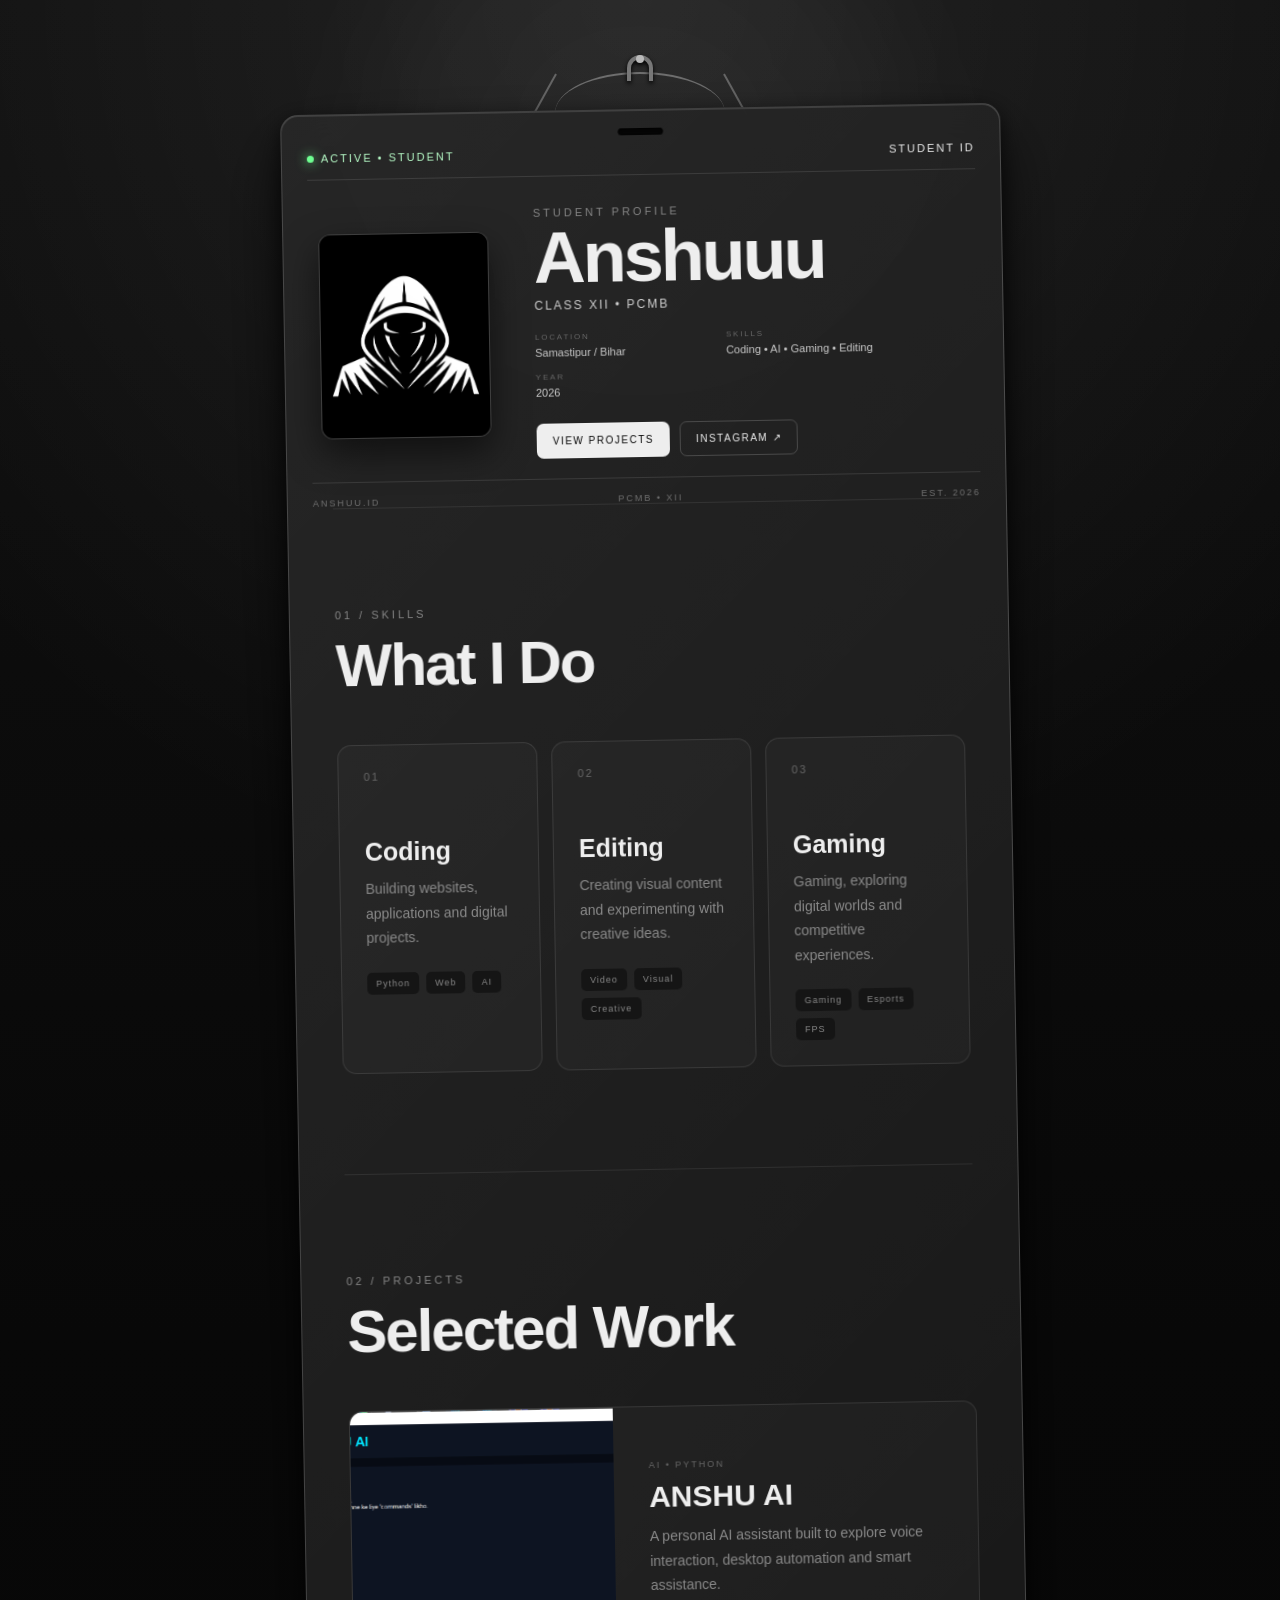
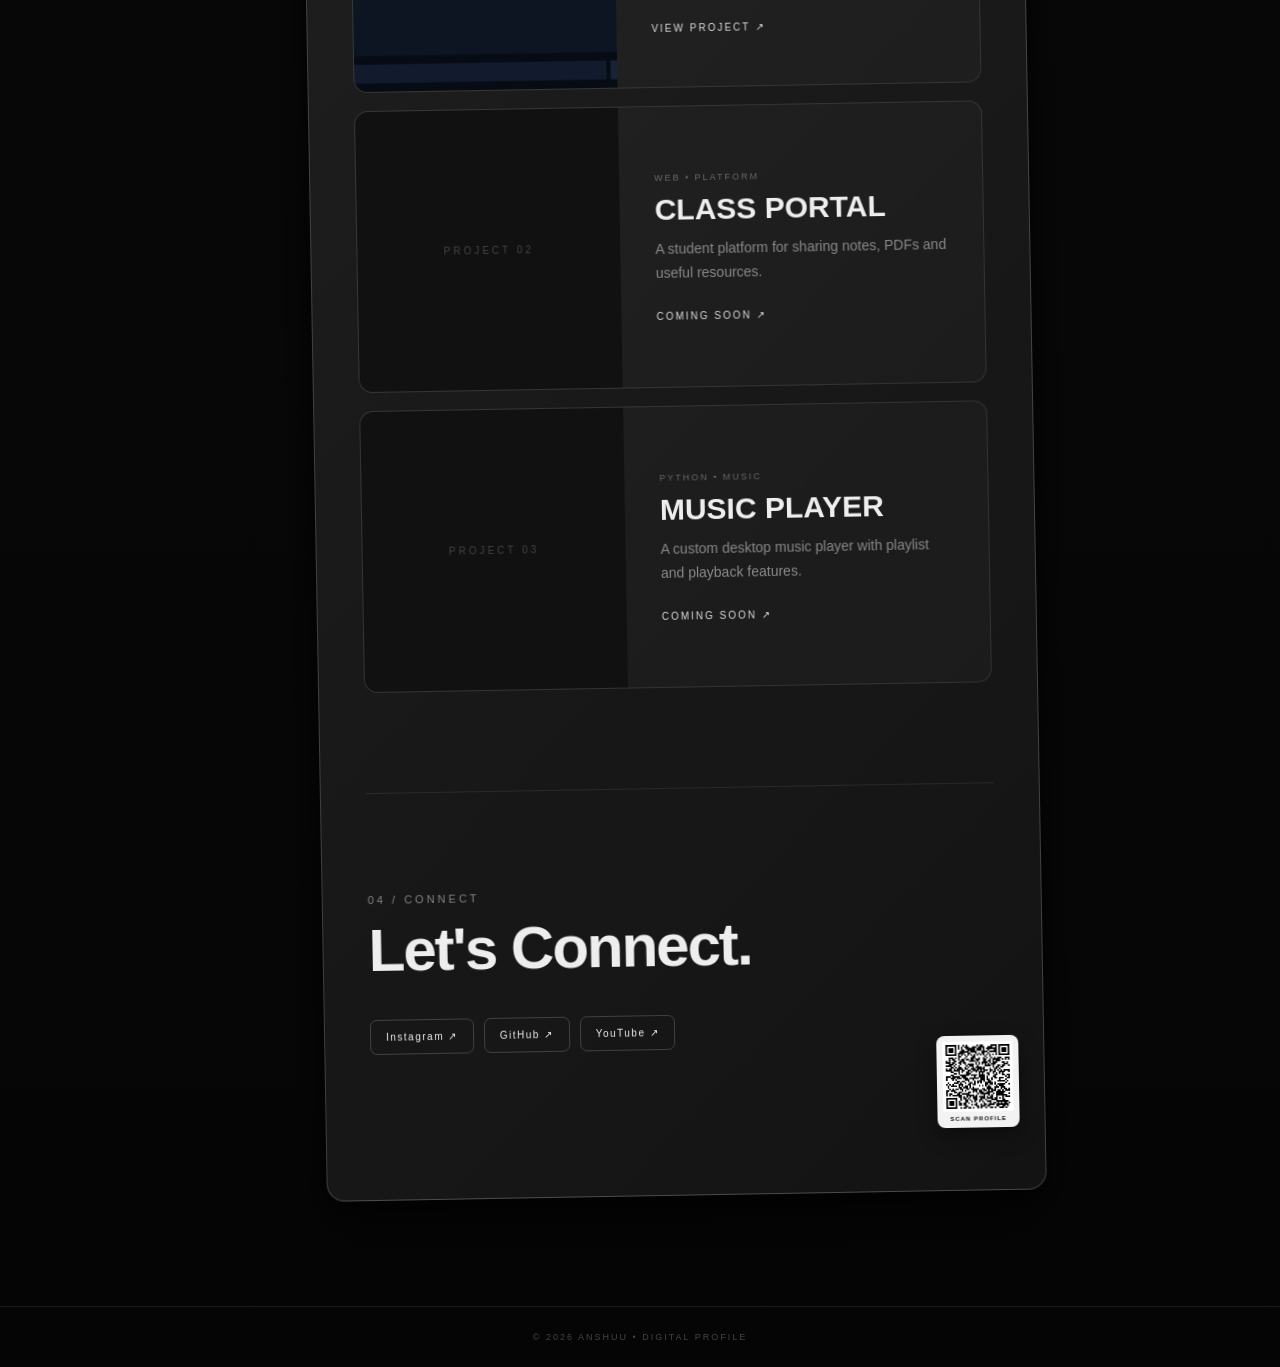
<file: index.html>
<!DOCTYPE html>
<html lang="en">
<head>
<meta charset="UTF-8">
<meta name="viewport" content="width=device-width, initial-scale=1.0">
<meta name="google-site-verification" content="COhWnUBFJi7MUfRwGxveK1jQPTfBXpEVWeiXNHF2JGU">

<title>Anshuuu | Digital Profile</title>
<meta name="description" content="Anshuuu's digital profile. Explore coding projects, AI experiments, creative work, editing and gaming.">
<meta name="author" content="Anshuuu">
<meta name="robots" content="index, follow">

<meta property="og:title" content="Anshuuu | Digital Profile">
<meta property="og:description" content="Explore Anshuuu's coding projects, AI experiments, creative work and digital profile.">
<meta property="og:type" content="website">
<meta property="og:url" content="https://mostwant959-ship-it.github.io/anshu-profile/">
<meta property="og:image" content="https://mostwant959-ship-it.github.io/anshu-profile/profile.png">

<meta name="twitter:card" content="summary_large_image">
<meta name="twitter:title" content="Anshuuu | Digital Profile">
<meta name="twitter:description" content="Explore Anshuuu's coding projects, AI experiments, creative work and digital profile.">
<meta name="twitter:image" content="https://mostwant959-ship-it.github.io/anshu-profile/profile.png">

<link rel="icon" type="image/png" href="profile.png">

<style>
    * {
        margin: 0;
        padding: 0;
        box-sizing: border-box;
    }

    html {
        scroll-behavior: smooth;
    }

    body {
        min-height: 100vh;
        color: #eeeeee;
        background:
            radial-gradient(circle at 50% 0%, rgba(255,255,255,.08), transparent 30%),
            linear-gradient(180deg, #101010 0%, #080808 45%, #050505 100%);
        font-family: Inter, Arial, Helvetica, sans-serif;
        overflow-x: hidden;
    }

    body::before {
        content: "";
        position: fixed;
        inset: 0;
        pointer-events: none;
        opacity: .12;
        background-image:
            linear-gradient(rgba(255,255,255,.025) 1px, transparent 1px),
            linear-gradient(90deg, rgba(255,255,255,.025) 1px, transparent 1px);
        background-size: 32px 32px;
        mask-image: linear-gradient(to bottom, black, transparent 75%);
    }

    a {
        color: inherit;
        text-decoration: none;
    }

    .hero {
        min-height: 100vh;
        padding: 55px 20px 110px;
        display: flex;
        justify-content: center;
        align-items: flex-start;
        position: relative;
    }

    .wall {
        width: min(980px, 100%);
        position: relative;
        display: flex;
        justify-content: center;
    }

    .wall-light {
        position: absolute;
        width: 520px;
        height: 520px;
        top: -170px;
        left: 50%;
        transform: translateX(-50%);
        background: rgba(255,255,255,.045);
        filter: blur(80px);
        border-radius: 50%;
        pointer-events: none;
    }

    .hanger {
        position: relative;
        width: 100%;
        display: flex;
        justify-content: center;
        padding-top: 54px;
        perspective: 900px;
    }

    .hook {
        position: absolute;
        top: 0;
        left: 50%;
        width: 26px;
        height: 26px;
        transform: translateX(-50%);
        border: 4px solid #777;
        border-bottom: 0;
        border-radius: 50% 50% 0 0;
        filter: drop-shadow(0 2px 2px #000);
        z-index: 5;
    }

    .hook::after {
        content: "";
        position: absolute;
        width: 8px;
        height: 8px;
        border-radius: 50%;
        background: #bbb;
        left: 5px;
        top: -4px;
    }

    .string {
        position: absolute;
        top: 17px;
        width: 170px;
        height: 82px;
        border-top: 2px solid #6f6f6f;
        border-radius: 50% 50% 0 0;
        z-index: 2;
    }

    .string::before,
    .string::after {
        content: "";
        position: absolute;
        top: 0;
        width: 2px;
        height: 78px;
        background: #666;
    }

    .string::before {
        left: 0;
        transform: rotate(29deg);
        transform-origin: top;
    }

    .string::after {
        right: 0;
        transform: rotate(-29deg);
        transform-origin: top;
    }

    .id-card {
        width: min(720px, 94vw);
        min-height: 390px;
        position: relative;
        z-index: 3;
        padding: 25px;
        border-radius: 18px;
        border: 1px solid rgba(255,255,255,.18);
        background:
            linear-gradient(135deg, rgba(255,255,255,.10), rgba(255,255,255,.025)),
            rgba(13,13,13,.96);
        box-shadow:
            0 35px 70px rgba(0,0,0,.65),
            0 8px 20px rgba(0,0,0,.7),
            inset 0 1px 0 rgba(255,255,255,.12);
        backdrop-filter: blur(18px);
        transform-origin: 50% 0;
        animation: hangIn 1.25s cubic-bezier(.2,.8,.2,1) both,
                   gentleSwing 6s ease-in-out 1.3s infinite;
        transition: transform .35s ease, box-shadow .35s ease;
    }

    .id-card:hover {
        animation-play-state: paused;
        transform: rotate(0deg) translateY(-7px) scale(1.01);
        box-shadow:
            0 42px 85px rgba(0,0,0,.75),
            0 0 45px rgba(255,255,255,.06),
            inset 0 1px 0 rgba(255,255,255,.15);
    }

    @keyframes hangIn {
        0% {
            opacity: 0;
            transform: translateY(-100px) rotate(-7deg);
        }
        65% {
            opacity: 1;
            transform: translateY(12px) rotate(2.5deg);
        }
        100% {
            transform: translateY(0) rotate(-1deg);
        }
    }

    @keyframes gentleSwing {
        0%, 100% { transform: rotate(-1deg); }
        50% { transform: rotate(1deg); }
    }

    .card-hole {
        position: absolute;
        top: 18px;
        left: 50%;
        width: 45px;
        height: 7px;
        transform: translateX(-50%);
        border-radius: 20px;
        background: #050505;
        box-shadow: inset 0 1px 3px #000;
    }

    .card-top {
        margin-top: 12px;
        padding-bottom: 15px;
        display: flex;
        justify-content: space-between;
        align-items: center;
        border-bottom: 1px solid rgba(255,255,255,.11);
        font-size: 11px;
        letter-spacing: 2px;
    }

    .status {
        color: #b9ffca;
    }

    .status::before {
        content: "";
        display: inline-block;
        width: 7px;
        height: 7px;
        margin-right: 7px;
        border-radius: 50%;
        background: #6eff91;
        box-shadow: 0 0 12px #6eff91;
    }

    .card-content {
        min-height: 275px;
        display: grid;
        grid-template-columns: 180px 1fr;
        gap: 35px;
        align-items: center;
        padding: 30px 10px 20px;
    }

    .profile-image {
        width: 170px;
        height: 205px;
        overflow: hidden;
        border-radius: 12px;
        border: 1px solid rgba(255,255,255,.18);
        background: #151515;
        box-shadow: 0 15px 35px rgba(0,0,0,.55);
    }

    .profile-image img {
        width: 100%;
        height: 100%;
        object-fit: cover;
        display: block;
        filter: grayscale(12%);
    }

    .small-title,
    .section-label {
        color: #858585;
        font-size: 11px;
        letter-spacing: 3px;
    }

    .profile-info h1 {
        margin: 5px 0 7px;
        font-size: clamp(42px, 7vw, 72px);
        line-height: .95;
        letter-spacing: -3px;
    }

    .role {
        font-size: 12px;
        letter-spacing: 2px;
        color: #cfcfcf;
    }

    .bio {
        margin-top: 17px;
        color: #999;
        line-height: 1.7;
        font-size: 14px;
    }

    .buttons {
        display: flex;
        gap: 10px;
        flex-wrap: wrap;
        margin-top: 23px;
    }

    .buttons a,
    .socials a {
        padding: 11px 15px;
        border: 1px solid rgba(255,255,255,.18);
        border-radius: 7px;
        font-size: 10px;
        letter-spacing: 1.5px;
        transition: .25s ease;
    }

    .buttons a:first-child,
    .socials a:hover {
        background: #eeeeee;
        color: #080808;
    }

    .buttons .outline:hover {
        background: rgba(255,255,255,.08);
    }

    .card-footer {
        display: flex;
        justify-content: space-between;
        gap: 10px;
        border-top: 1px solid rgba(255,255,255,.11);
        padding-top: 15px;
        color: #707070;
        font-size: 9px;
        letter-spacing: 2px;
    }

    .section {
        width: min(980px, calc(100% - 40px));
        margin: 0 auto;
        padding: 100px 0;
        border-top: 1px solid rgba(255,255,255,.08);
    }

    .section h2,
    .contact h2 {
        margin-top: 10px;
        font-size: clamp(36px, 6vw, 60px);
        letter-spacing: -2px;
    }

    .skills {
        display: grid;
        grid-template-columns: repeat(3, 1fr);
        gap: 14px;
        margin-top: 45px;
    }

    .skill {
        padding: 25px;
        min-height: 250px;
        border: 1px solid rgba(255,255,255,.10);
        border-radius: 14px;
        background: rgba(255,255,255,.025);
        transition: .3s ease;
    }

    .skill:hover,
    .project:hover {
        transform: translateY(-5px);
        border-color: rgba(255,255,255,.24);
        background: rgba(255,255,255,.045);
    }

    .skill-number {
        color: #666;
        font-size: 11px;
        letter-spacing: 2px;
        margin-bottom: 55px;
    }

    .skill h3 {
        font-size: 25px;
        margin-bottom: 10px;
    }

    .skill p,
    .project p,
    .about-text {
        color: #888;
        line-height: 1.75;
        font-size: 14px;
    }

    .skill-tags {
        display: flex;
        gap: 7px;
        flex-wrap: wrap;
        margin-top: 22px;
    }

    .skill-tags span {
        padding: 6px 9px;
        border-radius: 5px;
        background: #151515;
        color: #888;
        font-size: 9px;
        letter-spacing: 1px;
    }

    .projects {
        display: grid;
        gap: 18px;
        margin-top: 45px;
    }

    .project {
        display: grid;
        grid-template-columns: 42% 1fr;
        overflow: hidden;
        border: 1px solid rgba(255,255,255,.10);
        border-radius: 14px;
        background: rgba(255,255,255,.025);
        transition: .3s ease;
    }

    .project-image {
        min-height: 280px;
        background: #111;
        overflow: hidden;
        display: flex;
        justify-content: center;
        align-items: center;
    }

    .project-image img {
        width: 100%;
        height: 100%;
        object-fit: cover;
        display: block;
        transition: transform .5s ease;
    }

    .project:hover .project-image img {
        transform: scale(1.04);
    }

    .placeholder {
        color: #444;
        letter-spacing: 3px;
        font-size: 10px;
    }

    .project-info {
        padding: 35px;
        display: flex;
        flex-direction: column;
        justify-content: center;
    }

    .project-info > span {
        color: #666;
        font-size: 9px;
        letter-spacing: 2px;
    }

    .project-info h3 {
        margin: 10px 0;
        font-size: 30px;
    }

    .project-info a {
        margin-top: 25px;
        color: #ddd;
        font-size: 10px;
        letter-spacing: 2px;
    }

    .about-text {
        max-width: 700px;
        margin-top: 35px;
        font-size: 17px;
    }

    .about-header {
        display: flex;
        justify-content: space-between;
        align-items: flex-end;
        gap: 25px;
    }

    .about-code {
        color: #4f4f4f;
        font-size: 9px;
        letter-spacing: 2px;
        padding-bottom: 7px;
    }

    .about-dossier {
        position: relative;
        margin-top: 42px;
        overflow: hidden;
        border: 1px solid rgba(255,255,255,.11);
        border-radius: 16px;
        background:
            radial-gradient(circle at 90% 10%, rgba(255,255,255,.07), transparent 28%),
            linear-gradient(135deg, rgba(255,255,255,.045), rgba(255,255,255,.015));
        box-shadow: 0 25px 55px rgba(0,0,0,.35);
    }

    .about-dossier::before {
        content: "ANSHUU / 2026";
        position: absolute;
        right: -35px;
        top: 105px;
        color: rgba(255,255,255,.025);
        font-size: 70px;
        font-weight: 800;
        letter-spacing: -4px;
        transform: rotate(-90deg);
        pointer-events: none;
    }

    .about-main {
        display: grid;
        grid-template-columns: 105px 1fr;
        gap: 30px;
        padding: 42px;
        border-bottom: 1px solid rgba(255,255,255,.08);
    }

    .about-mark {
        width: 82px;
        height: 82px;
        display: flex;
        align-items: center;
        justify-content: center;
        border: 1px solid rgba(255,255,255,.2);
        border-radius: 12px;
        color: #ddd;
        font-size: 34px;
        font-family: Georgia, serif;
        background: rgba(255,255,255,.025);
        box-shadow: inset 0 0 25px rgba(255,255,255,.025);
    }

    .about-kicker {
        display: block;
        margin-bottom: 13px;
        color: #686868;
        font-size: 9px;
        letter-spacing: 2.5px;
    }

    .about-copy p {
        max-width: 680px;
        color: #a0a0a0;
        font-size: 16px;
        line-height: 1.85;
    }

    .about-grid {
        display: grid;
        grid-template-columns: repeat(2, 1fr);
    }

    .about-item {
        min-height: 105px;
        padding: 24px 30px;
        border-bottom: 1px solid rgba(255,255,255,.07);
    }

    .about-item:nth-child(odd) {
        border-right: 1px solid rgba(255,255,255,.07);
    }

    .about-item span {
        display: block;
        margin-bottom: 12px;
        color: #555;
        font-size: 8px;
        letter-spacing: 2px;
    }

    .about-item strong {
        color: #c5c5c5;
        font-size: 11px;
        font-weight: 500;
        letter-spacing: 1px;
    }

    .about-bottom {
        display: flex;
        justify-content: space-between;
        padding: 17px 30px;
        color: #555;
        font-size: 8px;
        letter-spacing: 2px;
    }

    .about-dossier:hover {
        border-color: rgba(255,255,255,.2);
        box-shadow: 0 30px 65px rgba(0,0,0,.48);
    }

    .contact {
        width: min(980px, calc(100% - 40px));
        margin: 0 auto;
        padding: 100px 0 120px;
        border-top: 1px solid rgba(255,255,255,.08);
    }

    .socials {
        display: flex;
        flex-wrap: wrap;
        gap: 10px;
        margin-top: 35px;
    }

    footer {
        border-top: 1px solid rgba(255,255,255,.08);
        padding: 25px 20px;
        text-align: center;
        color: #444;
        font-size: 9px;
        letter-spacing: 2px;
    }

    .reveal {
        opacity: 0;
        transform: translateY(35px);
        transition: opacity .8s ease, transform .8s ease;
    }

    .reveal.show {
        opacity: 1;
        transform: translateY(0);
    }

    
    .student-details {
        display: grid;
        grid-template-columns: 1fr 1.4fr;
        gap: 11px 18px;
        margin-top: 20px;
    }

    .student-details div {
        display: flex;
        flex-direction: column;
        gap: 4px;
    }

    .student-details span {
        color: #666;
        font-size: 8px;
        letter-spacing: 1.8px;
    }

    .student-details strong {
        color: #c9c9c9;
        font-size: 11px;
        font-weight: 500;
        line-height: 1.4;
    }

    .qr-wrap {
        position: absolute;
        right: 25px;
        bottom: 62px;
        width: 82px;
        padding: 6px;
        border-radius: 8px;
        background: #f3f3f3;
        box-shadow: 0 8px 20px rgba(0,0,0,.4);
    }

    .qr-wrap img {
        width: 100%;
        display: block;
    }

    .qr-wrap span {
        display: block;
        margin-top: 4px;
        color: #111;
        font-size: 6px;
        font-weight: 700;
        letter-spacing: 1px;
        text-align: center;
    }

    @media (max-width: 720px) {
        .student-details {
            grid-template-columns: 1fr;
            gap: 9px;
        }

        .qr-wrap {
            position: absolute;
            right: 18px;
            top: 18px;
            bottom: auto;
            width: 65px;
        }

        .profile-info {
            padding-right: 76px;
        }

        .profile-info h1 {
            font-size: 44px;
        }

        .student-details strong {
            font-size: 10px;
        }
    }



@media (max-width: 720px) {
.hero {
padding-top: 35px;
}


        .hanger {
            padding-top: 48px;
        }

        .string {
            width: 125px;
            height: 65px;
        }

        .id-card {
            min-height: auto;
            padding: 18px;
        }

        .card-content {
            grid-template-columns: 1fr;
            gap: 22px;
            padding: 28px 4px 18px;
        }

        .profile-image {
            width: 125px;
            height: 150px;
        }

        .profile-info h1 {
            font-size: 50px;
        }

        .skills {
            grid-template-columns: 1fr;
        }

        .skill-number {
            margin-bottom: 35px;
        }

        .project {
            grid-template-columns: 1fr;
        }

        .project-image {
            min-height: 210px;
        }

        .project-info {
            padding: 25px;
        }

        .card-footer {
            font-size: 7px;
            letter-spacing: 1px;
        }


        .about-header {
            align-items: flex-start;
            flex-direction: column;
            gap: 8px;
        }

        .about-code {
            padding-bottom: 0;
        }

        .about-main {
            grid-template-columns: 1fr;
            gap: 22px;
            padding: 28px 22px;
        }

        .about-mark {
            width: 65px;
            height: 65px;
            font-size: 28px;
        }

        .about-copy p {
            font-size: 14px;
            line-height: 1.75;
        }

        .about-grid {
            grid-template-columns: 1fr;
        }

        .about-item {
            min-height: auto;
            padding: 20px 22px;
        }

        .about-item:nth-child(odd) {
            border-right: 0;
        }

        .about-bottom {
            padding: 15px 22px;
        }

        .section,
        .contact {
            padding: 75px 0;
        }
    }

    @media (prefers-reduced-motion: reduce) {
        html {
            scroll-behavior: auto;
        }

        *,
        *::before,
        *::after {
            animation: none !important;
            transition: none !important;
        }

        .reveal {
            opacity: 1;
            transform: none;
        }
    }
</style>
</head>
<body>




<main>

    <section class="hero">
        <div class="wall">
            <div class="wall-light"></div>

            <div class="hanger">
                <div class="hook"></div>
                <div class="string"></div>

                <article class="id-card">
<div class="card-hole"></div>

<div class="card-top">
    <span class="status">ACTIVE • STUDENT</span>
    <span>STUDENT ID</span>
</div>

<div class="card-content">
    <div class="profile-image">
        <img src="profile.png" alt="Anshuuu profile photo">
    </div>

    <div class="profile-info">
        <p class="small-title">STUDENT PROFILE</p>
        <h1>Anshuuu</h1>
        <p class="role">CLASS XII • PCMB</p>

        <div class="student-details">
            <div>
                <span>LOCATION</span>
                <strong>Samastipur / Bihar</strong>
            </div>
            <div>
                <span>SKILLS</span>
                <strong>Coding • AI • Gaming • Editing</strong>
            </div>
            <div>
                <span>YEAR</span>
                <strong>2026</strong>
            </div>
        </div>

        <div class="buttons">
            <a href="#projects">VIEW PROJECTS</a>
            <a href="https://www.instagram.com/anshu____1991/" target="_blank" rel="noopener noreferrer" class="outline">INSTAGRAM ↗</a>
        </div>
    </div>

    <div class="qr-wrap">
        <img src="profile-qr.png" alt="QR code for Anshuuu digital profile">
        <span>SCAN PROFILE</span>
    </div>
</div>

<div class="card-footer">
    <span>ANSHUU.ID</span>
    <span>PCMB • XII</span>
    <span>EST. 2026</span>
</div>




    <section class="section reveal">
        <p class="section-label">01 / SKILLS</p>
        <h2>What I Do</h2>

        <div class="skills">
            <div class="skill">
                <div class="skill-number">01</div>
                <h3>Coding</h3>
                <p>Building websites, applications and digital projects.</p>
                <div class="skill-tags">
                    <span>Python</span>
                    <span>Web</span>
                    <span>AI</span>
                </div>
            </div>

            <div class="skill">
                <div class="skill-number">02</div>
                <h3>Editing</h3>
                <p>Creating visual content and experimenting with creative ideas.</p>
                <div class="skill-tags">
                    <span>Video</span>
                    <span>Visual</span>
                    <span>Creative</span>
                </div>
            </div>

            <div class="skill">
                <div class="skill-number">03</div>
                <h3>Gaming</h3>
                <p>Gaming, exploring digital worlds and competitive experiences.</p>
                <div class="skill-tags">
                    <span>Gaming</span>
                    <span>Esports</span>
                    <span>FPS</span>
                </div>
            </div>
        </div>
    </section>

    <section class="section reveal" id="projects">
        <p class="section-label">02 / PROJECTS</p>
        <h2>Selected Work</h2>

        <div class="projects">

            <div class="project">
                <div class="project-image">
                    <img src="anshu-ai.png" alt="ANSHU AI project screenshot">
                </div>

                <div class="project-info">
                    <span>AI • PYTHON</span>
                    <h3>ANSHU AI</h3>
                    <p>A personal AI assistant built to explore voice interaction, desktop automation and smart assistance.</p>
                    <a href="anshu-ai.html">VIEW PROJECT ↗</a>
                </div>
            </div>

            <div class="project">
                <div class="project-image placeholder">
                    <span>PROJECT 02</span>
                </div>

                <div class="project-info">
                    <span>WEB • PLATFORM</span>
                    <h3>CLASS PORTAL</h3>
                    <p>A student platform for sharing notes, PDFs and useful resources.</p>
                    <a href="#">COMING SOON ↗</a>
                </div>
            </div>

            <div class="project">
                <div class="project-image placeholder">
                    <span>PROJECT 03</span>
                </div>

                <div class="project-info">
                    <span>PYTHON • MUSIC</span>
                    <h3>MUSIC PLAYER</h3>
                    <p>A custom desktop music player with playlist and playback features.</p>
                    <a href="#">COMING SOON ↗</a>
                </div>
            </div>

        </div>
    </section>



    <section class="contact reveal">
        <p class="section-label">04 / CONNECT</p>
        <h2>Let's Connect.</h2>

        <div class="socials">
            <a href="https://www.instagram.com/anshu____1991/" target="_blank" rel="noopener noreferrer">
                Instagram ↗
            </a>
            <a href="#" target="_blank" rel="noopener noreferrer">GitHub ↗</a>
            <a href="#" target="_blank" rel="noopener noreferrer">YouTube ↗</a>
        </div>
    </section>

</main>

<footer>
    © 2026 ANSHUU • DIGITAL PROFILE
</footer>

</body>

<script>
    const revealItems = document.querySelectorAll(".reveal");

    const observer = new IntersectionObserver((entries) => {
        entries.forEach((entry) => {
            if (entry.isIntersecting) {
                entry.target.classList.add("show");
                observer.unobserve(entry.target);
            }
        });
    }, {
        threshold: 0.12
    });

    revealItems.forEach((item) => observer.observe(item));
</script>
</html>
</file>
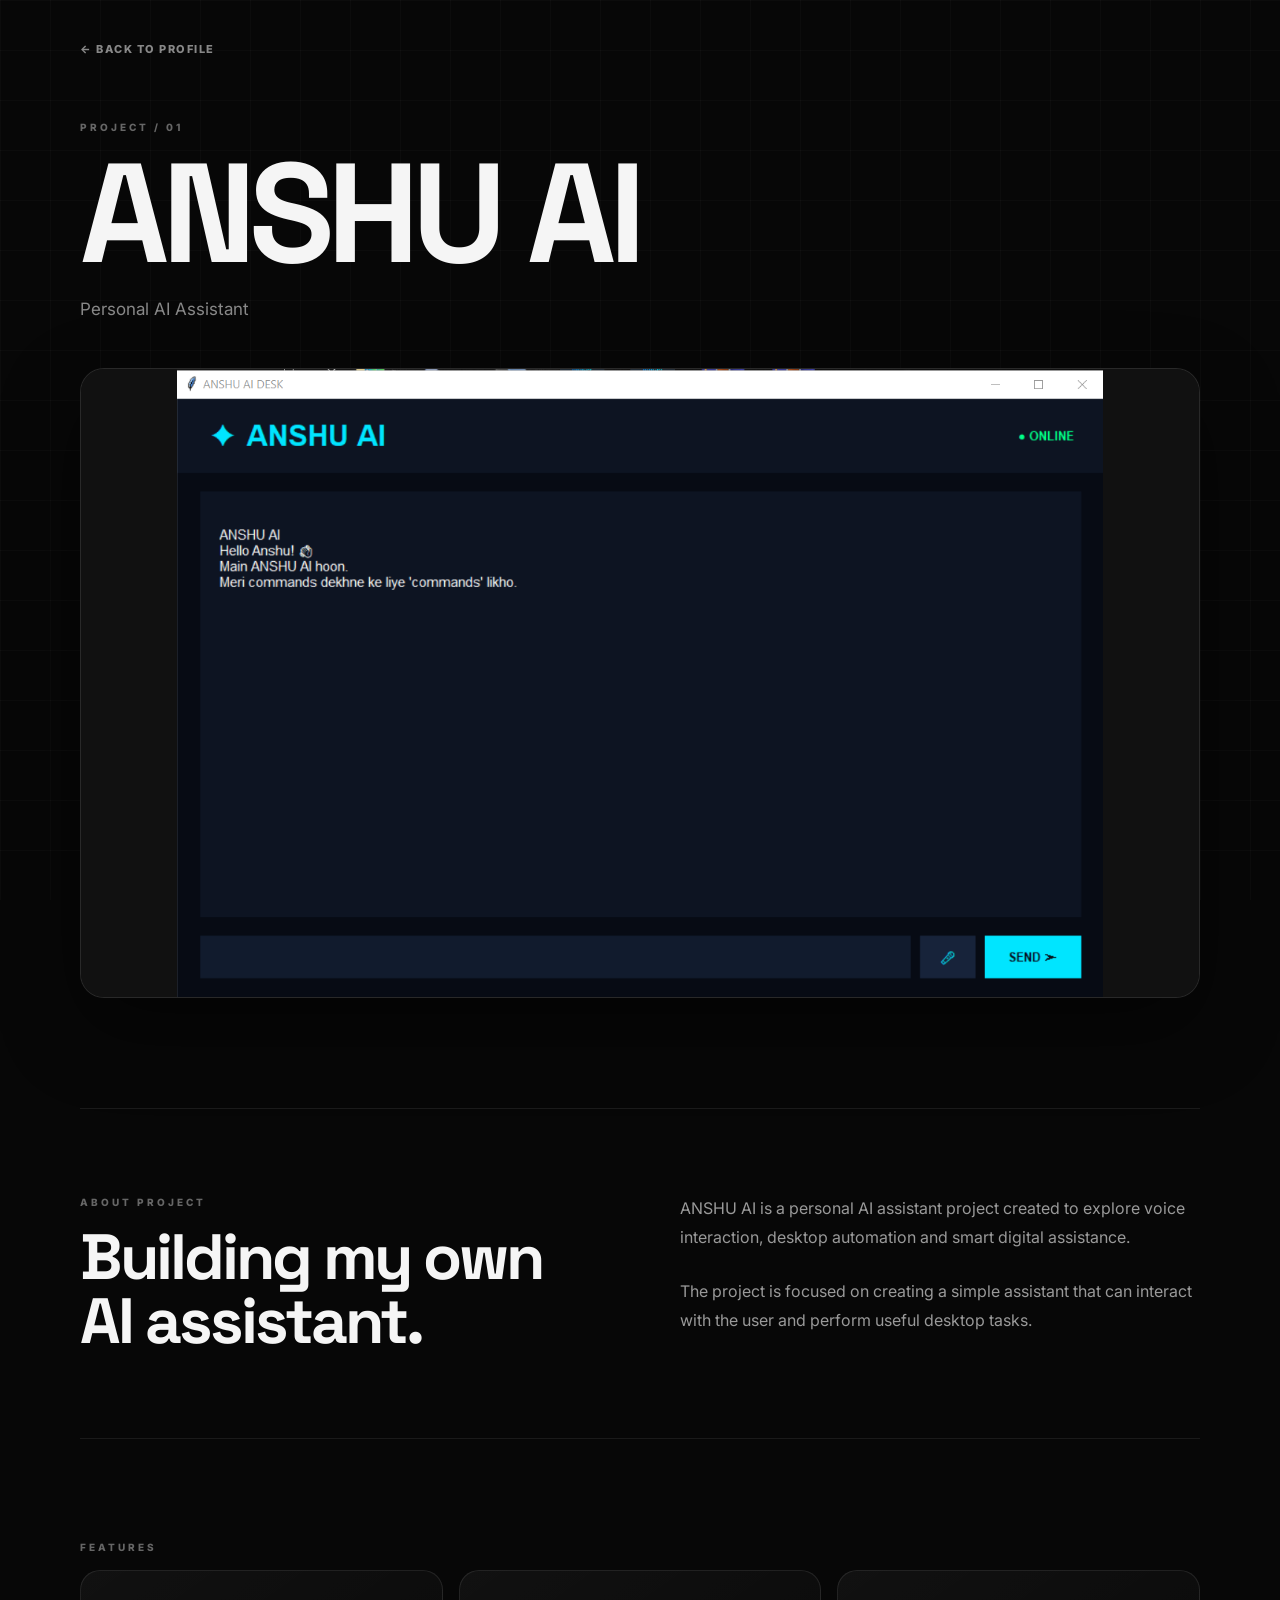
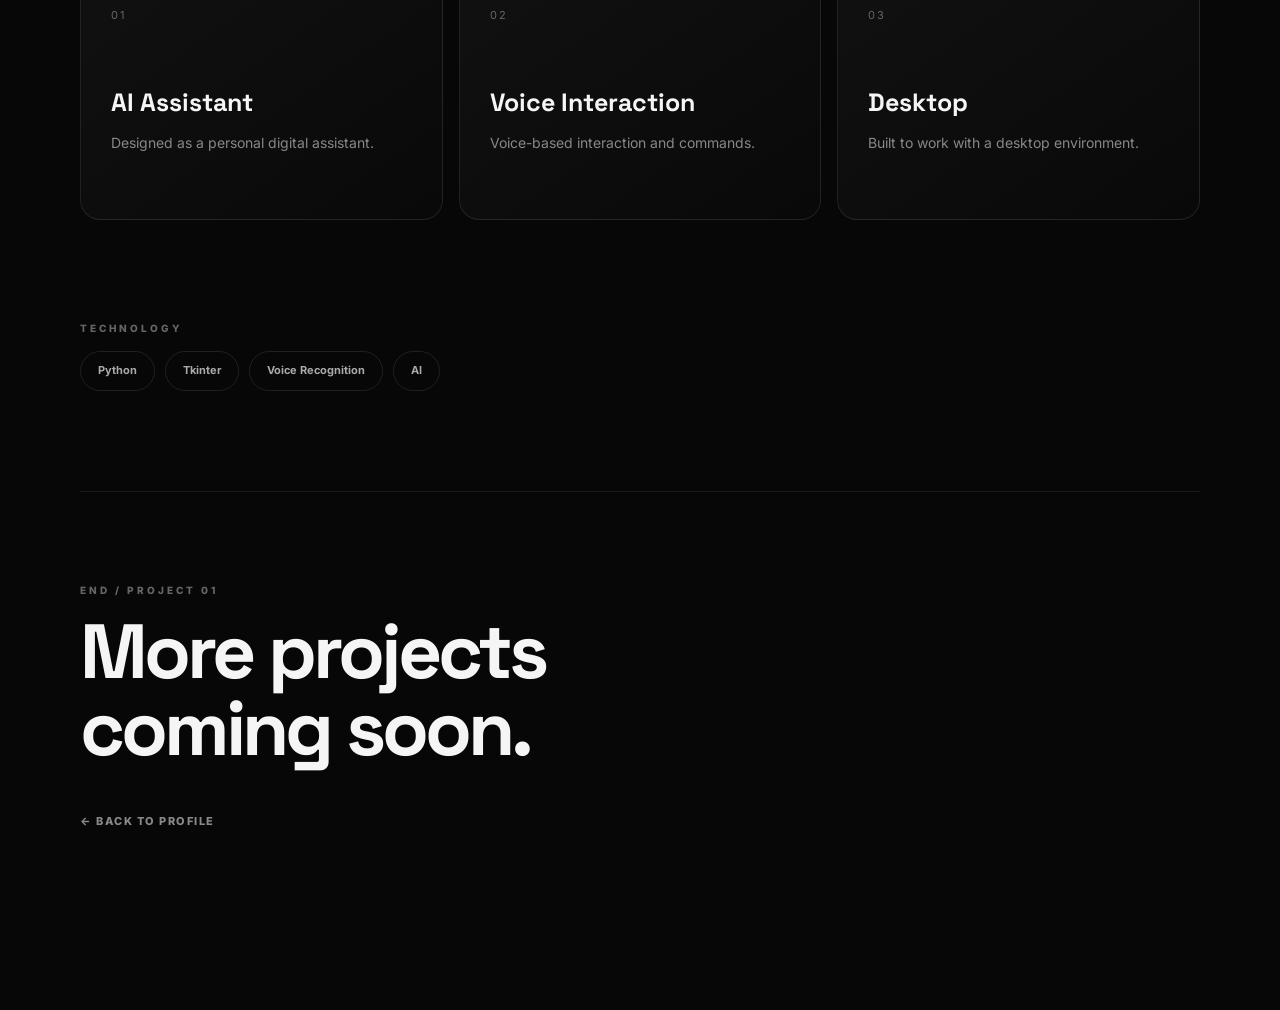
<file: anshu-ai.html>
<!DOCTYPE html>
<html lang="en">

<head>

    <meta charset="UTF-8">

    <meta name="viewport"
        content="width=device-width, initial-scale=1.0">

    <meta name="description"
        content="ANSHU AI - Personal AI Assistant by Anshuuu">

    <title>ANSHU AI | Anshuuu</title>

    <link rel="preconnect"
        href="https://fonts.googleapis.com">

    <link rel="preconnect"
        href="https://fonts.gstatic.com"
        crossorigin>

    <link href="https://fonts.googleapis.com/css2?family=Inter:wght@400;500;600;700;800&family=Space+Grotesk:wght@400;500;600;700&display=swap"
        rel="stylesheet">


    <style>

        /* =========================
           RESET
        ========================= */

        * {
            margin: 0;
            padding: 0;
            box-sizing: border-box;
        }

        html {
            scroll-behavior: smooth;
        }

        body {
            background: #070707;
            color: #f5f5f5;
            font-family: "Inter", sans-serif;
            line-height: 1.6;
            overflow-x: hidden;
        }

        a {
            color: inherit;
            text-decoration: none;
        }


        /* =========================
           BACKGROUND GRID
        ========================= */

        body::before {
            content: "";
            position: fixed;
            inset: 0;

            background-image:
                linear-gradient(
                    rgba(255,255,255,0.025) 1px,
                    transparent 1px
                ),
                linear-gradient(
                    90deg,
                    rgba(255,255,255,0.025) 1px,
                    transparent 1px
                );

            background-size: 50px 50px;

            pointer-events: none;
            z-index: -1;
        }


        /* =========================
           MAIN
        ========================= */

        .project-page {

            width: min(
                1120px,
                calc(100% - 40px)
            );

            margin: auto;

            padding:
                35px
                0
                100px;
        }


        /* =========================
           BACK BUTTON
        ========================= */

        .back-button {

            display: inline-block;

            color: #888;

            font-size: 11px;

            font-weight: 800;

            letter-spacing: 1.5px;

            margin-bottom: 60px;

            transition: 0.3s ease;
        }

        .back-button:hover {

            color: #fff;

            transform:
                translateX(-5px);
        }


        /* =========================
           LABEL
        ========================= */

        .section-label {

            color: #666;

            font-size: 10px;

            font-weight: 800;

            letter-spacing: 3px;

            margin-bottom: 15px;
        }


        /* =========================
           HERO
        ========================= */

        .project-hero {

            margin-bottom: 110px;
        }


        .project-hero h1 {

            font-family:
                "Space Grotesk",
                sans-serif;

            font-size:
                clamp(
                    65px,
                    11vw,
                    150px
                );

            line-height: 0.9;

            letter-spacing: -7px;

            margin-bottom: 20px;
        }


        .project-subtitle {

            color: #888;

            font-size: 17px;

            margin-bottom: 45px;
        }


        /* =========================
           IMAGE BOX
        ========================= */

        .hero-image {

            width: 100%;

            aspect-ratio: 16 / 9;

            background: #111;

            border:
                1px solid
                rgba(255,255,255,0.10);

            border-radius: 24px;

            overflow: hidden;

            display: flex;

            align-items: center;

            justify-content: center;

            box-shadow:
                0 30px 80px
                rgba(0,0,0,0.45);
        }


        /* =========================
           IMAGE
        ========================= */

        .hero-image img {

            width: 100%;

            height: 100%;

            /*
               IMPORTANT:
               contain = image won't be cut
            */

            object-fit: contain;

            object-position: center;

            background: #111;
        }


        /* =========================
           ABOUT PROJECT
        ========================= */

        .project-details {

            display: grid;

            grid-template-columns:
                1fr 1fr;

            gap: 80px;

            padding:
                85px
                0;

            border-top:
                1px solid
                rgba(255,255,255,0.08);

            border-bottom:
                1px solid
                rgba(255,255,255,0.08);
        }


        .project-details h2 {

            font-family:
                "Space Grotesk",
                sans-serif;

            font-size:
                clamp(
                    40px,
                    5vw,
                    65px
                );

            line-height: 1;

            letter-spacing: -3px;
        }


        .project-description {

            color: #999;

            font-size: 16px;

            line-height: 1.8;
        }


        .project-description p + p {

            margin-top: 25px;
        }


        /* =========================
           FEATURES
        ========================= */

        .features {

            padding:
                100px
                0;
        }


        .feature-grid {

            display: grid;

            grid-template-columns:
                repeat(3, 1fr);

            gap: 16px;
        }


        .feature-card {

            min-height: 250px;

            padding: 30px;

            background:
                linear-gradient(
                    145deg,
                    rgba(255,255,255,0.045),
                    rgba(255,255,255,0.012)
                );

            border:
                1px solid
                rgba(255,255,255,0.09);

            border-radius: 20px;

            transition:
                transform 0.3s ease,
                border-color 0.3s ease;
        }


        .feature-card:hover {

            transform:
                translateY(-7px);

            border-color:
                rgba(255,255,255,0.20);
        }


        .feature-card > span {

            color: #666;

            font-size: 11px;

            letter-spacing: 2px;
        }


        .feature-card h3 {

            font-family:
                "Space Grotesk",
                sans-serif;

            font-size: 25px;

            margin-top: 55px;

            margin-bottom: 10px;
        }


        .feature-card p {

            color: #888;

            font-size: 14px;
        }


        /* =========================
           TECHNOLOGY
        ========================= */

        .technology {

            padding-bottom:
                100px;
        }


        .tech-list {

            display: flex;

            flex-wrap: wrap;

            gap: 10px;
        }


        .tech-list span {

            padding:
                10px
                17px;

            border:
                1px solid
                rgba(255,255,255,0.10);

            border-radius: 999px;

            color: #aaa;

            font-size: 11px;

            font-weight: 700;
        }


        /* =========================
           END SECTION
        ========================= */

        .project-end {

            padding:
                90px
                0
                20px;

            border-top:
                1px solid
                rgba(255,255,255,0.08);
        }


        .project-end h2 {

            font-family:
                "Space Grotesk",
                sans-serif;

            font-size:
                clamp(
                    45px,
                    6vw,
                    80px
                );

            line-height: 1;

            letter-spacing: -4px;

            margin:
                15px
                0
                40px;
        }


        /* =========================
           TABLET
        ========================= */

        @media (max-width: 800px) {

            .project-page {

                width:
                    calc(100% - 30px);

                padding-top: 25px;
            }


            .project-details {

                grid-template-columns:
                    1fr;

                gap: 35px;

                padding:
                    65px
                    0;
            }


            .feature-grid {

                grid-template-columns:
                    1fr;
            }


            .feature-card {

                min-height: 210px;
            }
        }


        /* =========================
           MOBILE
        ========================= */

        @media (max-width: 600px) {

            .project-page {

                width:
                    calc(100% - 24px);

                padding:
                    20px
                    0
                    60px;
            }


            .back-button {

                font-size: 9px;

                margin-bottom: 45px;
            }


            .project-hero {

                margin-bottom: 70px;
            }


            .project-hero h1 {

                font-size: 58px;

                letter-spacing: -4px;

                line-height: 0.92;
            }


            .project-subtitle {

                font-size: 14px;

                margin-bottom: 30px;
            }


            /* MOBILE IMAGE */

            .hero-image {

                width: 100%;

                aspect-ratio: 16 / 9;

                border-radius: 16px;

                background: #111;
            }


            .hero-image img {

                width: 100%;

                height: 100%;

                /*
                   FULL IMAGE
                   NO CROPPING
                */

                object-fit: contain;

                object-position: center;
            }


            .project-details {

                padding:
                    55px
                    0;

                gap: 30px;
            }


            .project-details h2 {

                font-size: 39px;

                letter-spacing: -2px;
            }


            .project-description {

                font-size: 14px;

                line-height: 1.75;
            }


            .features {

                padding:
                    65px
                    0;
            }


            .feature-grid {

                gap: 12px;
            }


            .feature-card {

                min-height: 190px;

                padding: 25px;
            }


            .feature-card h3 {

                margin-top: 40px;

                font-size: 22px;
            }


            .technology {

                padding-bottom:
                    65px;
            }


            .tech-list span {

                font-size: 10px;

                padding:
                    8px
                    13px;
            }


            .project-end {

                padding:
                    65px
                    0
                    20px;
            }


            .project-end h2 {

                font-size: 45px;

                letter-spacing: -2px;
            }
        }

    </style>

</head>


<body>


    <main class="project-page">


        <!-- =========================
             BACK
        ========================= -->

        <a
            href="index.html"
            class="back-button"
        >
            ← BACK TO PROFILE
        </a>


        <!-- =========================
             HERO
        ========================= -->

        <section class="project-hero">

            <p class="section-label">
                PROJECT / 01
            </p>


            <h1>
                ANSHU AI
            </h1>


            <p class="project-subtitle">
                Personal AI Assistant
            </p>


            <div class="hero-image">

                <img
                    src="anshu-ai.png"
                    alt="ANSHU AI project screenshot"
                >

            </div>

        </section>


        <!-- =========================
             ABOUT
        ========================= -->

        <section class="project-details">


            <div>

                <p class="section-label">
                    ABOUT PROJECT
                </p>


                <h2>
                    Building my own<br>
                    AI assistant.
                </h2>

            </div>


            <div class="project-description">

                <p>
                    ANSHU AI is a personal AI
                    assistant project created to
                    explore voice interaction,
                    desktop automation and smart
                    digital assistance.
                </p>


                <p>
                    The project is focused on
                    creating a simple assistant
                    that can interact with the
                    user and perform useful
                    desktop tasks.
                </p>

            </div>

        </section>


        <!-- =========================
             FEATURES
        ========================= -->

        <section class="features">


            <p class="section-label">
                FEATURES
            </p>


            <div class="feature-grid">


                <div class="feature-card">

                    <span>
                        01
                    </span>

                    <h3>
                        AI Assistant
                    </h3>

                    <p>
                        Designed as a personal
                        digital assistant.
                    </p>

                </div>


                <div class="feature-card">

                    <span>
                        02
                    </span>

                    <h3>
                        Voice Interaction
                    </h3>

                    <p>
                        Voice-based interaction
                        and commands.
                    </p>

                </div>


                <div class="feature-card">

                    <span>
                        03
                    </span>

                    <h3>
                        Desktop
                    </h3>

                    <p>
                        Built to work with
                        a desktop environment.
                    </p>

                </div>


            </div>

        </section>


        <!-- =========================
             TECHNOLOGY
        ========================= -->

        <section class="technology">


            <p class="section-label">
                TECHNOLOGY
            </p>


            <div class="tech-list">

                <span>
                    Python
                </span>

                <span>
                    Tkinter
                </span>

                <span>
                    Voice Recognition
                </span>

                <span>
                    AI
                </span>

            </div>

        </section>


        <!-- =========================
             END
        ========================= -->

        <section class="project-end">


            <p class="section-label">
                END / PROJECT 01
            </p>


            <h2>
                More projects<br>
                coming soon.
            </h2>


            <a
                href="index.html"
                class="back-button"
            >
                ← BACK TO PROFILE
            </a>

        </section>


    </main>


</body>

</html>
</file>
